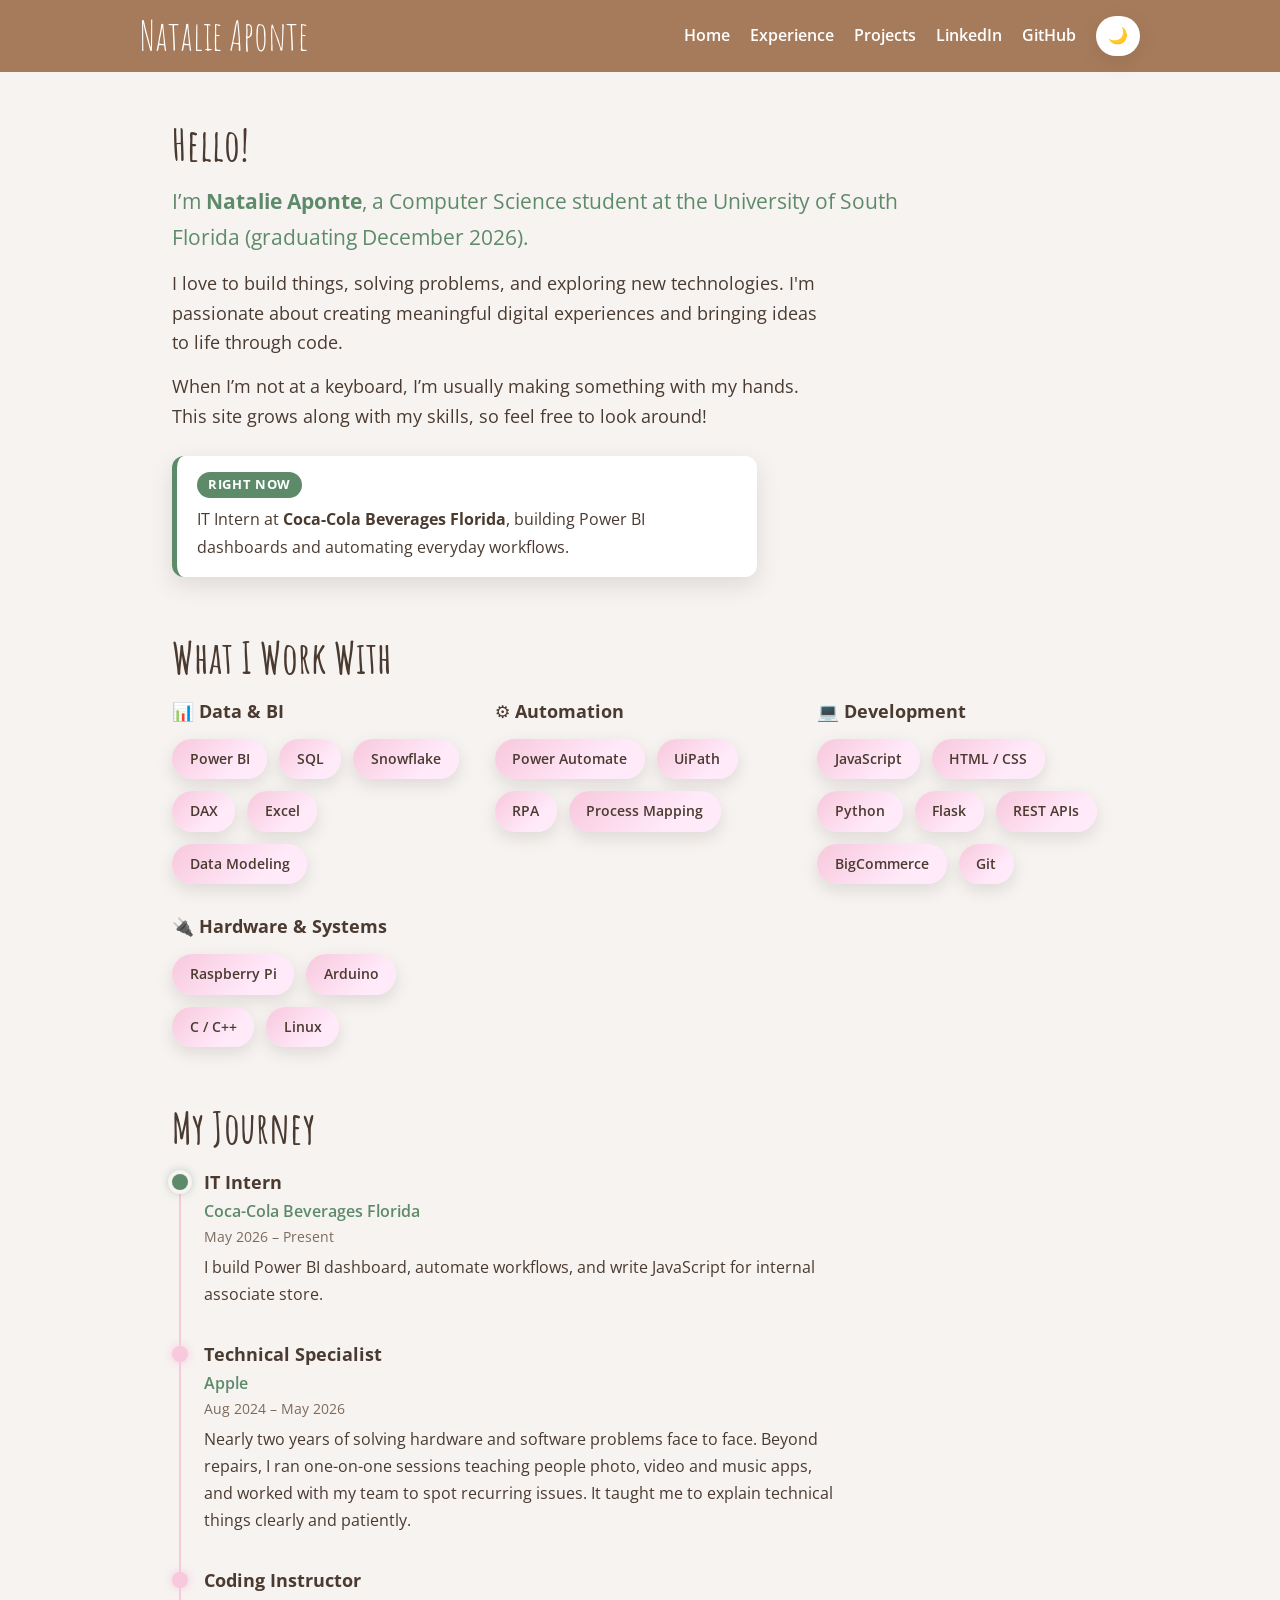
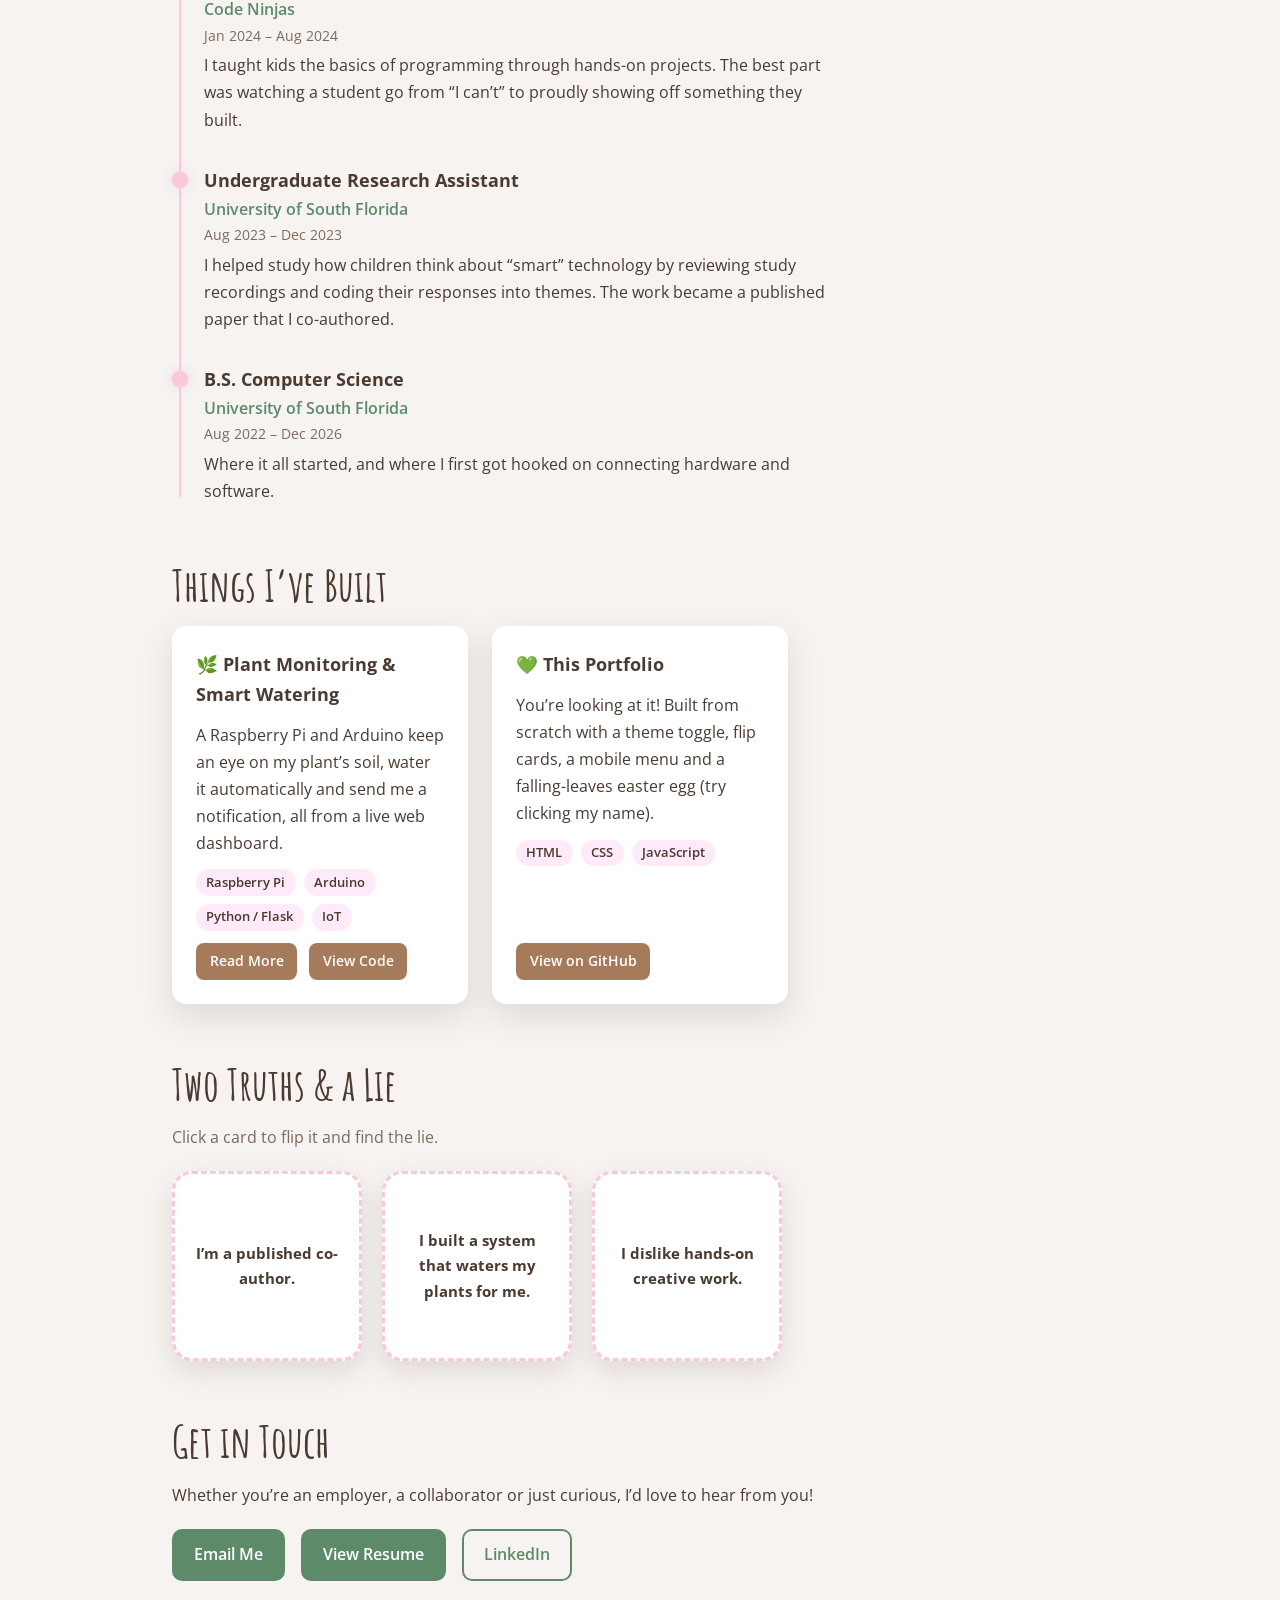
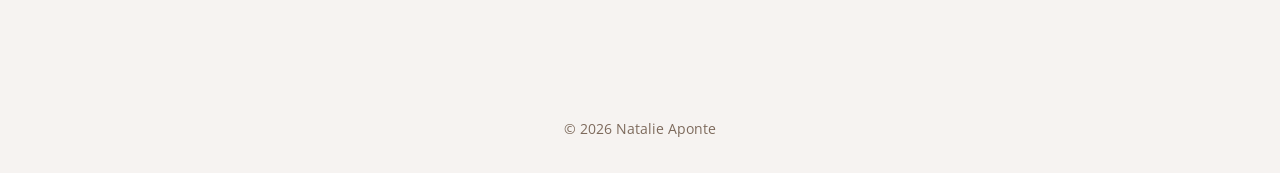
<file: index.html>
<!DOCTYPE html>
<html lang="en">
<head>
  <meta charset="UTF-8" />
  <meta name="viewport" content="width=device-width, initial-scale=1.0" />
  <meta name="description" content="Natalie Aponte — Computer Science student at USF who builds dashboards, automations and hardware projects." />
  <title>Natalie Aponte | Portfolio</title>

  <!-- Fonts: Amatic SC for headings, Open Sans for body text -->
  <link rel="preconnect" href="https://fonts.googleapis.com" />
  <link rel="preconnect" href="https://fonts.gstatic.com" crossorigin />
  <link href="https://fonts.googleapis.com/css2?family=Amatic+SC:wght@700&family=Open+Sans:wght@400;600;700&display=swap" rel="stylesheet" />

  <link rel="stylesheet" href="style.css" />
</head>
<body>

  <!-- ============ HEADER ============ -->
  <header class="site-header">
    <nav class="nav">
      <button class="logo" type="button" title="Click me!">Natalie Aponte</button>

      <ul class="nav-links" id="nav-links">
        <li><a href="#about">Home</a></li>
        <li><a href="#journey">Experience</a></li>
        <li><a href="#projects">Projects</a></li>
        <li><a href="https://www.linkedin.com/in/natalie-aponte-533659195/" target="_blank" rel="noopener">LinkedIn</a></li>
        <li><a href="https://github.com/nataliea0316" target="_blank" rel="noopener">GitHub</a></li>
      </ul>

      <div class="nav-actions">
        <button class="theme-toggle" type="button" aria-label="Toggle color theme" aria-pressed="false">🌙</button>
        <button class="menu-toggle" type="button" aria-label="Open menu" aria-expanded="false" aria-controls="nav-links">☰</button>
      </div>
    </nav>
  </header>

  <main>

    <!-- ============ ABOUT ============ -->
    <section id="about" class="reveal">
      <h2>Hello!</h2>
      <p class="lead">
        I’m <strong>Natalie Aponte</strong>, a Computer Science student at the University of South Florida
        (graduating December 2026).
      </p>
      <p>
        I love to build things, solving problems, and exploring new technologies. 
        I'm passionate about creating meaningful digital experiences and bringing ideas to life through code.
      </p>
      <p>
        When I’m not at a keyboard, I’m usually making something with my hands. This site grows along
        with my skills, so feel free to look around!
      </p>

      <div class="now-card">
        <span class="now-label">Right now</span>
        <p>IT Intern at <strong>Coca-Cola Beverages Florida</strong>, building Power BI dashboards and automating everyday workflows.</p>
      </div>
    </section>

    <!-- ============ SKILLS ============ -->
    <section id="skills" class="reveal">
      <h2>What I Work With</h2>

      <div class="skill-groups">
        <div class="skill-group">
          <h3>📊 Data &amp; BI</h3>
          <ul class="badges">
            <li class="badge">Power BI</li>
            <li class="badge">SQL</li>
            <li class="badge">Snowflake</li>
            <li class="badge">DAX</li>
            <li class="badge">Excel</li>
            <li class="badge">Data Modeling</li>
          </ul>
        </div>

        <div class="skill-group">
          <h3>⚙️ Automation</h3>
          <ul class="badges">
            <li class="badge">Power Automate</li>
            <li class="badge">UiPath</li>
            <li class="badge">RPA</li>
            <li class="badge">Process Mapping</li>
          </ul>
        </div>

        <div class="skill-group">
          <h3>💻 Development</h3>
          <ul class="badges">
            <li class="badge">JavaScript</li>
            <li class="badge">HTML / CSS</li>
            <li class="badge">Python</li>
            <li class="badge">Flask</li>
            <li class="badge">REST APIs</li>
            <li class="badge">BigCommerce</li>
            <li class="badge">Git</li>
          </ul>
        </div>

        <div class="skill-group">
          <h3>🔌 Hardware &amp; Systems</h3>
          <ul class="badges">
            <li class="badge">Raspberry Pi</li>
            <li class="badge">Arduino</li>
            <li class="badge">C / C++</li>
            <li class="badge">Linux</li>
          </ul>
        </div>
      </div>
    </section>

    <!-- ============ JOURNEY ============ -->
    <section id="journey" class="reveal">
      <h2>My Journey</h2>
      <ol class="timeline">

        <li class="timeline-entry current">
          <h3>IT Intern</h3>
          <span class="org">Coca-Cola Beverages Florida</span>
          <span class="date">May 2026 – Present</span>
          <p>
            I build Power BI dashboard, automate workflows, and write JavaScript for internal associate store.
          </p>
        </li>

        <li class="timeline-entry">
          <h3>Technical Specialist</h3>
          <span class="org">Apple</span>
          <span class="date">Aug 2024 – May 2026</span>
          <p>
            Nearly two years of solving hardware and software problems face to face. Beyond repairs, I ran
            one-on-one sessions teaching people photo, video and music apps, and worked with my team to spot
            recurring issues. It taught me to explain technical things clearly and patiently.
          </p>
        </li>

        <li class="timeline-entry">
          <h3>Coding Instructor</h3>
          <span class="org">Code Ninjas</span>
          <span class="date">Jan 2024 – Aug 2024</span>
          <p>
            I taught kids the basics of programming through hands-on projects. The best part was watching a
            student go from “I can’t” to proudly showing off something they built.
          </p>
        </li>

        <li class="timeline-entry">
          <h3>Undergraduate Research Assistant</h3>
          <span class="org">University of South Florida</span>
          <span class="date">Aug 2023 – Dec 2023</span>
          <p>
            I helped study how children think about “smart” technology by reviewing study recordings and
            coding their responses into themes. The work became a published paper that I co-authored.
          </p>
        </li>

        <li class="timeline-entry">
          <h3>B.S. Computer Science</h3>
          <span class="org">University of South Florida</span>
          <span class="date">Aug 2022 – Dec 2026</span>
          <p>Where it all started, and where I first got hooked on connecting hardware and software.</p>
        </li>

      </ol>
    </section>

    <!-- ============ PROJECTS ============ -->
    <section id="projects" class="reveal">
      <h2>Things I’ve Built</h2>

      <div class="project-list">
        <!-- Copy an <article> block for each new project -->
        <article class="project-card">
          <h3>🌿 Plant Monitoring &amp; Smart Watering</h3>
          <p>A Raspberry Pi and Arduino keep an eye on my plant’s soil, water it automatically and send me a notification, all from a live web dashboard.</p>
          <ul class="project-tags">
            <li>Raspberry Pi</li>
            <li>Arduino</li>
            <li>Python / Flask</li>
            <li>IoT</li>
          </ul>
          <div class="project-links">
            <a href="project-plant.html">Read More</a>
            <a href="https://github.com/nataliea0316/Water-Detection-System" target="_blank" rel="noopener">View Code</a>
          </div>
        </article>

        <article class="project-card">
          <h3>💚 This Portfolio</h3>
          <p>You’re looking at it! Built from scratch with a theme toggle, flip cards, a mobile menu and a falling-leaves easter egg (try clicking my name).</p>
          <ul class="project-tags">
            <li>HTML</li>
            <li>CSS</li>
            <li>JavaScript</li>
          </ul>
          <div class="project-links">
            <a href="https://github.com/nataliea0316" target="_blank" rel="noopener">View on GitHub</a>
          </div>
        </article>
      </div>
    </section>

    <!-- ============ TWO TRUTHS & A LIE ============ -->
    <section id="two-truths" class="reveal">
      <h2>Two Truths &amp; a Lie</h2>
      <p class="hint">Click a card to flip it and find the lie.</p>

      <div class="cards">
        <button class="card" type="button" aria-pressed="false">
          <span class="side front">I’m a published co-author.</span>
          <span class="side back">
            <span class="result">✅ True</span>
            <span class="explain">From my research on how kids see “smart” tech.</span>
          </span>
        </button>

        <button class="card" type="button" aria-pressed="false">
          <span class="side front">I built a system that waters my plants for me.</span>
          <span class="side back">
            <span class="result">✅ True</span>
            <span class="explain">Raspberry Pi + Arduino, and the plant is thriving.</span>
          </span>
        </button>

        <button class="card" type="button" aria-pressed="false">
          <span class="side front">I dislike hands-on creative work.</span>
          <span class="side back">
            <span class="result">❌ Lie!</span>
            <span class="explain">Arts, crafts and building things are my favorite.</span>
          </span>
        </button>
      </div>
    </section>

    <!-- ============ CONTACT ============ -->
    <section id="contact" class="reveal">
      <h2>Get in Touch</h2>
      <p>Whether you’re an employer, a collaborator or just curious, I’d love to hear from you!</p>
      <div class="button-row">
        <a href="mailto:naponte397@gmail.com" class="button">Email Me</a>
        <a href="Natalie-Aponte_Resume.pdf" class="button" target="_blank" rel="noopener">View Resume</a>
        <a href="https://www.linkedin.com/in/natalie-aponte-533659195/" class="button button-outline" target="_blank" rel="noopener">LinkedIn</a>
      </div>
    </section>

  </main>

  <footer class="site-footer">
    <p>© <span class="year"></span> Natalie Aponte</p>
  </footer>

  <div class="custom-cursor" aria-hidden="true">💚</div>

  <script src="script.js"></script>
</body>
</html>
</file>
<file: style.css>
/* =========================================================
   Natalie Aponte Portfolio — style.css
   ---------------------------------------------------------
   1. Theme variables
   2. Base / reset
   3. Header & navigation
   4. Layout & typography
   5. Buttons
   6. Skills badges
   7. Timeline
   8. Two Truths & a Lie cards
   9. Projects page
   10. Footer
   11. Effects (reveal, cursor, falling leaves)
   12. Responsive & accessibility
   ========================================================= */


/* ---------- 1. Theme variables ---------- */
:root {
  --bg: #F6F3F1;
  --surface: #FFFFFF;
  --text: #4A3A30;
  --text-muted: #7D6A5C;
  --accent: #A67B5B;       /* header, project links */
  --green: #5D8B6A;        /* buttons, highlights */
  --pink: #F8C8DC;
  --pink-light: #FFEAFA;
  --on-accent: #FFFFFF;
  --shadow: rgba(93, 71, 58, 0.15);

  --font-heading: 'Amatic SC', cursive;
  --font-body: 'Open Sans', system-ui, sans-serif;

  --radius: 1.25rem;
  --ease: 0.35s cubic-bezier(.25, .8, .25, 1);
}

/* Warm (pink) theme — toggled by the button in the nav */
body.warm {
  --bg: #FFF5F8;
  --accent: #C0839F;
  --green: #9A5E90;
  --pink: #F5D3E0;
}


/* ---------- 2. Base / reset ---------- */
*,
*::before,
*::after {
  margin: 0;
  padding: 0;
  box-sizing: border-box;
}

body {
  background: var(--bg);
  color: var(--text);
  font-family: var(--font-body);
  font-size: 1rem;
  line-height: 1.7;
  overflow-x: hidden;
  transition: background 0.4s ease, color 0.4s ease;
}

html {
  scroll-behavior: smooth;
}

ul,
ol {
  list-style: none;
}

/* Regular bulleted lists (job duties, features, etc.) */
.bullets {
  list-style: disc;
  padding-left: 1.25rem;
}

.bullets li + li {
  margin-top: 0.4rem;
}

.bullets li::marker {
  color: var(--accent);
}

img {
  max-width: 100%;
  height: auto;
  display: block;
}

a {
  color: var(--green);
}

button {
  font: inherit;
  color: inherit;
}

:focus-visible {
  outline: 3px solid var(--green);
  outline-offset: 3px;
}


/* ---------- 3. Header & navigation ---------- */
.site-header {
  background: var(--accent);
  padding: 1rem 2rem;
  transition: background 0.4s ease;
}

.nav {
  max-width: 1000px;
  margin: 0 auto;
  display: flex;
  flex-wrap: wrap;
  align-items: center;
  gap: 1rem 1.25rem;
}

.logo {
  background: none;
  border: none;
  cursor: pointer;
  font-family: var(--font-heading);
  font-size: 2.5rem;
  line-height: 1;
  color: var(--on-accent);
}

.nav-links {
  display: flex;
  gap: 1.25rem;
  margin-left: auto;   /* pushes links to the right of the logo */
}

.nav-actions {
  display: flex;
  align-items: center;
  gap: 0.75rem;
}

/* Hamburger button: only shown on small screens (see section 12) */
.menu-toggle {
  display: none;
  background: none;
  border: 2px solid var(--on-accent);
  border-radius: 8px;
  padding: 0.1rem 0.6rem;
  color: var(--on-accent);
  font-size: 1.25rem;
  cursor: pointer;
}

.nav-links a {
  position: relative;
  color: var(--on-accent);
  text-decoration: none;
  font-weight: 600;
}

.nav-links a[aria-current="page"] {
  text-decoration: underline;
  text-underline-offset: 4px;
}

/* sparkle on hover */
.nav-links a::after {
  content: '✨';
  position: absolute;
  top: -8px;
  right: -14px;
  font-size: 0.75rem;
  opacity: 0;
  transform: rotate(20deg);
  transition: opacity 0.3s ease, transform 0.3s ease;
}

.nav-links a:hover::after {
  opacity: 1;
  transform: translate(3px, 3px) rotate(0deg);
}

.theme-toggle {
  background: var(--surface);
  border: none;
  border-radius: 999px;
  padding: 0.4rem 0.75rem;
  cursor: pointer;
  font-size: 1rem;
  box-shadow: 0 6px 18px var(--shadow);
  transition: transform var(--ease);
}

.theme-toggle:hover {
  transform: scale(1.1);
}


/* ---------- 4. Layout & typography ---------- */
main {
  max-width: 1000px;
  margin: 0 auto;
  padding: 3rem 2rem;
}

section {
  margin-bottom: 3.5rem;
}

h2 {
  font-family: var(--font-heading);
  font-size: 2.75rem;
  line-height: 1.1;
  margin-bottom: 1rem;
}

h3 {
  font-size: 1.1rem;
  font-weight: 700;
}

p + p {
  margin-top: 0.85rem;
}

#about p {
  max-width: 65ch;     /* keeps lines a comfortable reading length */
  font-size: 1.1rem;
}

#about .lead {
  font-size: 1.3rem;
  color: var(--green);
}


/* ---------- 5. Buttons ---------- */
.button-row {
  display: flex;
  flex-wrap: wrap;
  gap: 1rem;
  margin-top: 1.25rem;
}

.button {
  display: inline-block;
  padding: 0.65rem 1.25rem;
  border: 2px solid var(--green);
  border-radius: 10px;
  background: var(--green);
  color: var(--on-accent);
  font-weight: 600;
  text-decoration: none;
  transition: transform var(--ease), box-shadow var(--ease);
}

.button:hover {
  transform: translateY(-2px);
  box-shadow: 0 8px 20px var(--shadow);
}

.button-outline {
  background: transparent;
  color: var(--green);
}


/* "Right now" highlight in the About section */
.now-card {
  display: flex;
  align-items: center;
  flex-wrap: wrap;
  gap: 0.5rem 1rem;
  max-width: 65ch;
  margin-top: 1.5rem;
  padding: 1rem 1.25rem;
  border-left: 5px solid var(--green);
  border-radius: 12px;
  background: var(--surface);
  box-shadow: 0 8px 22px var(--shadow);
}

.now-card p {
  margin: 0;
  font-size: 1rem !important;
}

.now-label {
  padding: 0.15rem 0.7rem;
  border-radius: 999px;
  background: var(--green);
  color: var(--on-accent);
  font-size: 0.8rem;
  font-weight: 700;
  text-transform: uppercase;
  letter-spacing: 0.05em;
}


/* ---------- 6. Skills badges ---------- */
.skill-groups {
  display: grid;
  grid-template-columns: repeat(auto-fit, minmax(260px, 1fr));
  gap: 1.75rem 2rem;
}

.skill-group h3 {
  margin-bottom: 0.75rem;
}

.badges {
  display: flex;
  flex-wrap: wrap;
  gap: 0.75rem;
}

.badge {
  padding: 0.5rem 1.1rem;
  border-radius: 999px;
  background: linear-gradient(135deg, var(--pink) 0%, var(--pink-light) 70%);
  font-size: 0.9rem;
  font-weight: 600;
  box-shadow: 0 6px 16px var(--shadow);
  transition: transform var(--ease);
}

.badge:hover {
  transform: translateY(-4px) scale(1.05);
}


/* ---------- 7. Timeline ---------- */
.timeline {
  position: relative;
  padding-left: 2rem;
}

/* vertical line */
.timeline::before {
  content: '';
  position: absolute;
  left: 7px;
  top: 8px;
  bottom: 8px;
  width: 2px;
  background: var(--pink);
}

.timeline-entry {
  position: relative;
}

.timeline-entry + .timeline-entry {
  margin-top: 2rem;
}

/* dot */
.timeline-entry::before {
  content: '';
  position: absolute;
  left: calc(-2rem);
  top: 6px;
  width: 16px;
  height: 16px;
  border-radius: 50%;
  background: var(--pink);
  box-shadow: 0 0 10px var(--pink);
}

.timeline-entry .org {
  display: block;
  font-weight: 600;
  color: var(--green);
}

.timeline-entry .date {
  display: block;
  font-size: 0.85rem;
  color: var(--text-muted);
  margin-bottom: 0.35rem;
}

.timeline-entry p {
  max-width: 70ch;
}

/* the current job gets a glowing green dot */
.timeline-entry.current::before {
  background: var(--green);
  box-shadow: 0 0 0 4px var(--bg), 0 0 12px var(--green);
}


/* ---------- 8. Two Truths & a Lie cards ---------- */
.hint {
  color: var(--text-muted);
  margin-bottom: 1.25rem;
}

.cards {
  display: flex;
  flex-wrap: wrap;
  gap: 1.25rem;
}

.card {
  position: relative;
  width: 190px;
  height: 190px;
  padding: 0;
  border: none;
  background: none;
  cursor: pointer;
  perspective: 800px;
  border-radius: var(--radius);
}

.card .side {
  position: absolute;
  inset: 0;
  display: flex;
  flex-direction: column;
  align-items: center;
  justify-content: center;
  gap: 0.5rem;
  padding: 1.1rem;
  border-radius: var(--radius);
  text-align: center;
  font-size: 0.95rem;
  backface-visibility: hidden;
  box-shadow: 0 10px 26px var(--shadow);
  transition: transform 0.6s var(--ease);
}

.card .front {
  background: var(--surface);
  border: 3px dashed var(--pink);
  font-weight: 700;
}

.card .back {
  background: var(--pink);
  color: #5D2A4A;
  transform: rotateY(180deg);
}

.card .result {
  font-size: 1.1rem;
  font-weight: 700;
}

.card.flipped .front { transform: rotateY(180deg); }
.card.flipped .back  { transform: rotateY(0deg); }


/* ---------- 9. Projects page ---------- */
.project-list {
  display: grid;
  grid-template-columns: repeat(auto-fill, minmax(280px, 1fr));
  gap: 1.5rem;
}

.project-card {
  display: flex;
  flex-direction: column;
  gap: 0.75rem;
  padding: 1.5rem;
  border-radius: 14px;
  background: var(--surface);
  box-shadow: 0 12px 32px var(--shadow);
  transition: transform var(--ease);
}

.project-card:hover {
  transform: translateY(-4px);
}

.project-tags {
  display: flex;
  flex-wrap: wrap;
  gap: 0.5rem;
}

.project-tags li {
  padding: 0.15rem 0.65rem;
  border-radius: 999px;
  background: var(--pink-light);
  font-size: 0.8rem;
  font-weight: 600;
}

.project-links {
  display: flex;
  gap: 0.75rem;
  margin-top: auto;
}

.project-links a {
  padding: 0.4rem 0.85rem;
  border-radius: 8px;
  background: var(--accent);
  color: var(--on-accent);
  font-size: 0.9rem;
  font-weight: 600;
  text-decoration: none;
}

/* Individual project pages (e.g. project-plant.html) */
.back-link {
  display: inline-block;
  margin-bottom: 1.5rem;
  font-weight: 600;
  text-decoration: none;
}

.back-link:hover {
  text-decoration: underline;
}

.project-page .lead {
  max-width: 65ch;
  font-size: 1.2rem;
}

.project-layout {
  display: grid;
  grid-template-columns: minmax(0, 2fr) minmax(0, 3fr);
  gap: 2.5rem;
  align-items: start;
}

.project-details section {
  margin-bottom: 2rem;
}

.project-details h3 {
  margin-bottom: 0.6rem;
}

.project-photo img {
  border-radius: var(--radius);
  box-shadow: 0 12px 30px var(--shadow);
  transition: transform var(--ease);
}

.project-photo img:hover {
  transform: scale(1.02);
}

.project-photo figcaption {
  margin-top: 0.75rem;
  font-size: 0.85rem;
  color: var(--text-muted);
}


/* ---------- 10. Footer ---------- */
.site-footer {
  padding: 2rem;
  text-align: center;
  font-size: 0.9rem;
  color: var(--text-muted);
}


/* ---------- 11. Effects ---------- */

/* Sections fade in on scroll (class added by script.js) */
.reveal.is-hidden {
  opacity: 0;
  transform: translateY(16px);
}

.reveal {
  transition: opacity 0.8s ease, transform 0.8s ease;
}

/* Heart cursor replaces the normal arrow (script.js adds .has-mouse
   only on devices with a mouse, so phones are unaffected) */
html.has-mouse body {
  cursor: none;
}

/* Heart cursor follower */
.custom-cursor {
  position: fixed;
  top: 0;
  left: 0;
  z-index: 9999;
  font-size: 18px;
  pointer-events: none;
  user-select: none;
  opacity: 0;
  transform: translate(-50%, -50%);
  transition: transform 0.1s ease, opacity 0.2s ease;
}

.custom-cursor.active {
  opacity: 1;
}

.custom-cursor.pressed {
  transform: translate(-50%, -50%) scale(0.8);
}

/* Falling leaves easter egg (click the name) */
.leaf {
  position: fixed;
  top: -40px;
  z-index: 9998;
  pointer-events: none;
  user-select: none;
  animation: fall 4s linear forwards;
}

@keyframes fall {
  to {
    transform: translateY(110vh) rotate(360deg);
    opacity: 0;
  }
}


/* ---------- 12. Responsive & accessibility ---------- */
@media (max-width: 700px) {
  .site-header { padding: 1rem 1.25rem; }
  /* Mobile menu: links collapse behind the ☰ button */
  .nav-actions { margin-left: auto; }
  .menu-toggle { display: block; }
  .nav-links {
    display: none;
    order: 3;               /* drop below the logo and buttons */
    flex-basis: 100%;
    flex-direction: column;
    gap: 0.75rem;
    margin-left: 0;
    padding: 0.5rem 0 0.25rem;
  }
  .nav.open .nav-links { display: flex; }
  .logo { font-size: 2.1rem; }
  main { padding: 2rem 1.25rem; }
  h2 { font-size: 2.3rem; }
  .cards { justify-content: center; }
  .project-layout { grid-template-columns: 1fr; }
  .project-photo { max-width: 420px; margin: 0 auto; }
}

/* Respect users who prefer less motion */
@media (prefers-reduced-motion: reduce) {
  *,
  *::before,
  *::after {
    animation: none !important;
    transition: none !important;
  }
  .reveal.is-hidden {
    opacity: 1;
    transform: none;
  }
}
</file>
